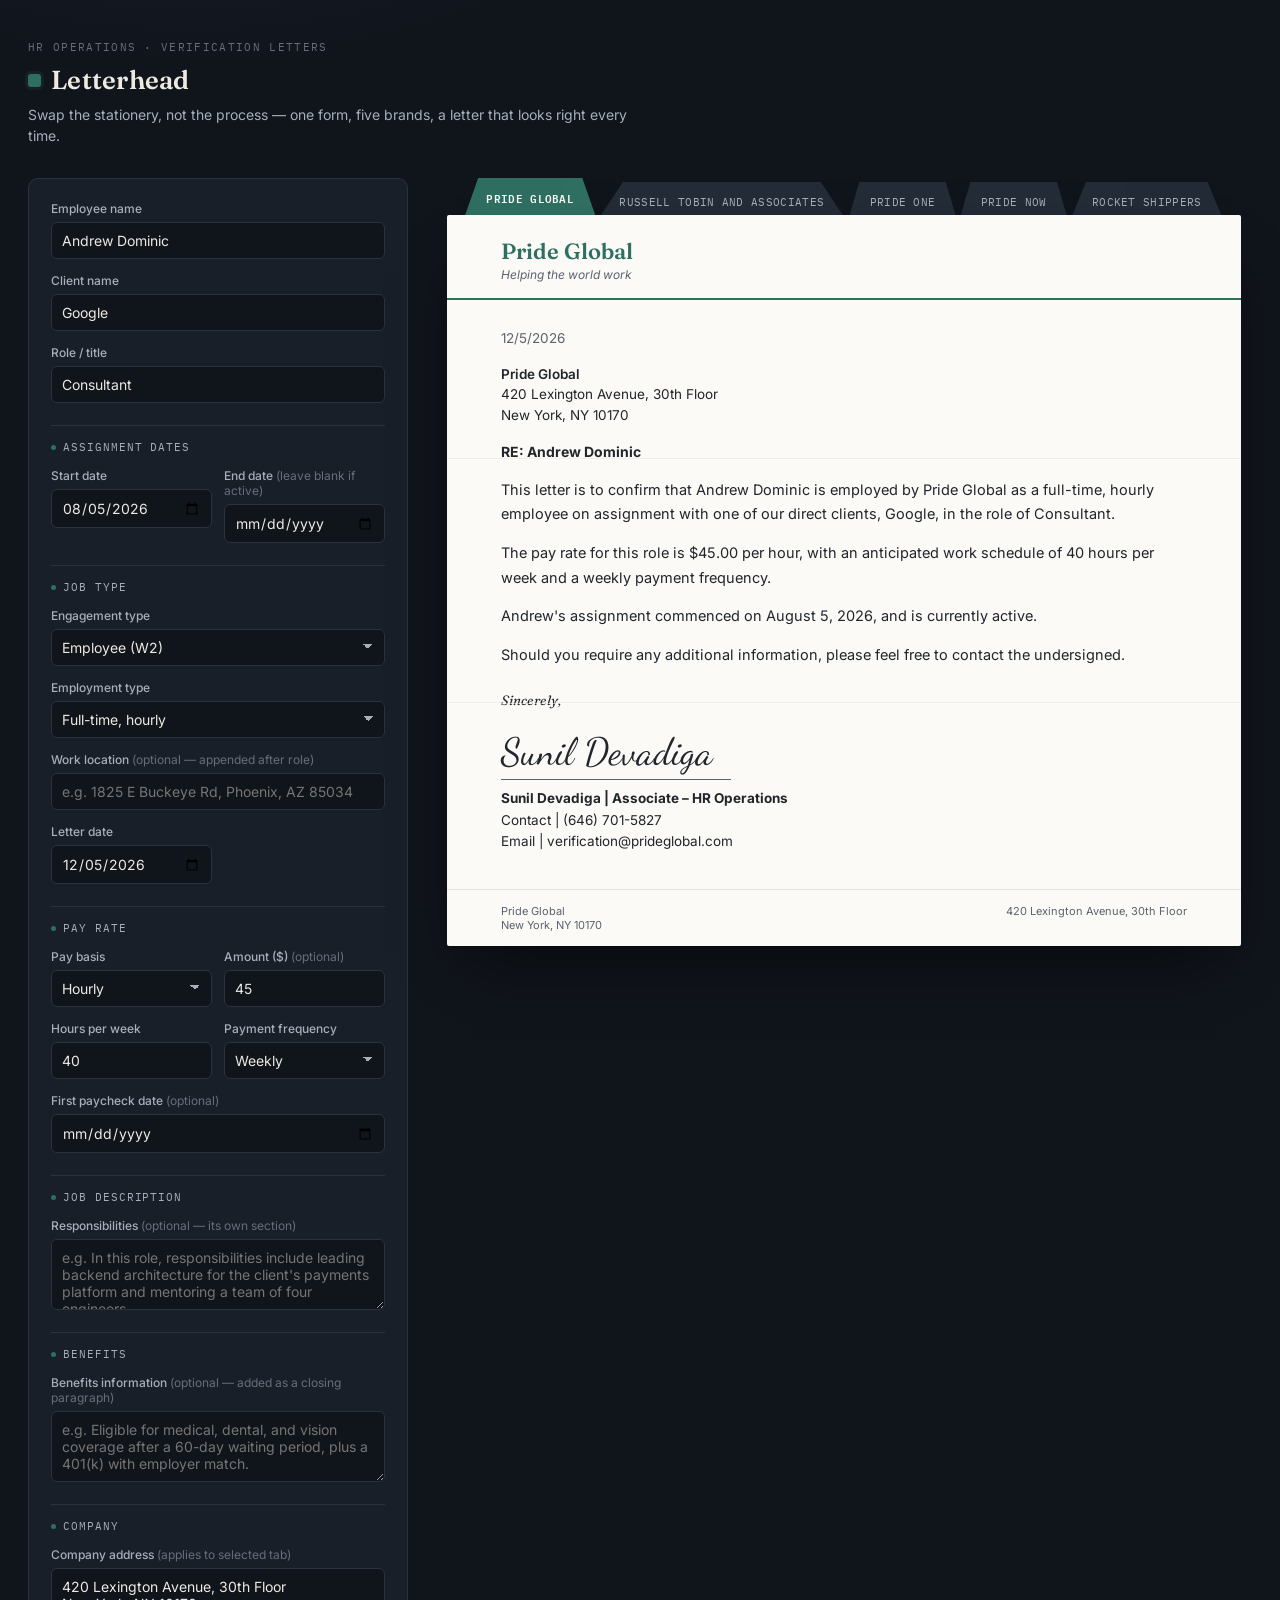
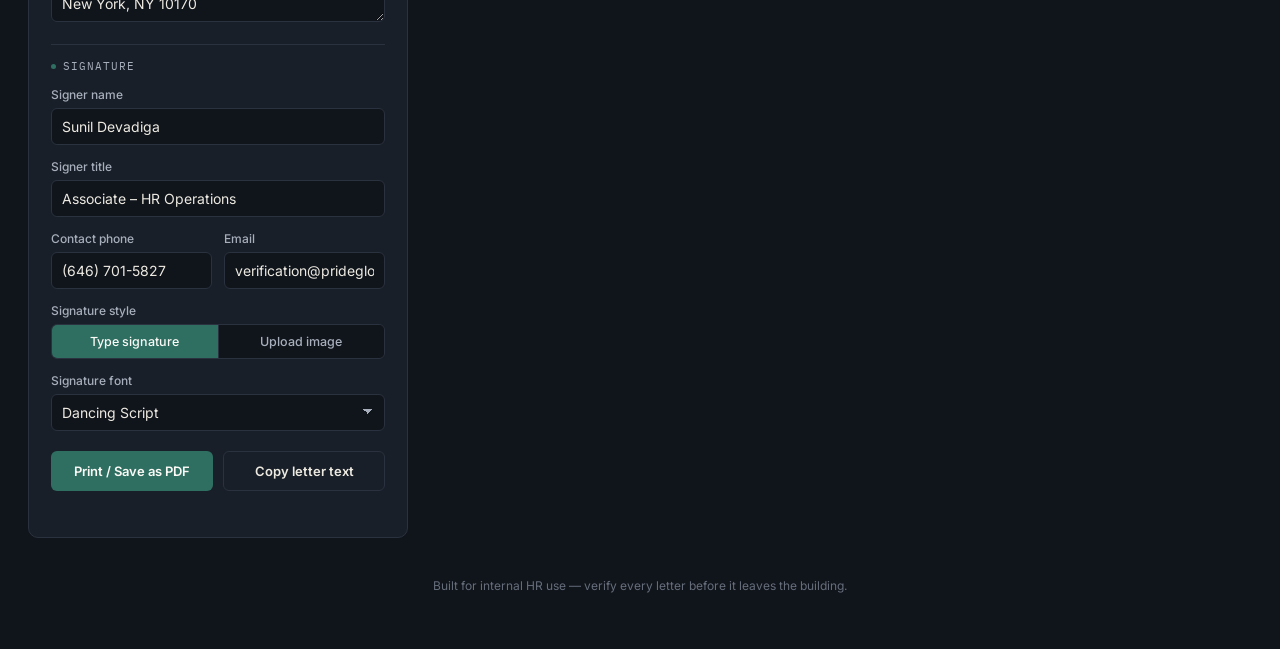
<file: index.html>
<!DOCTYPE html>
<html lang="en">
<head>
<meta charset="UTF-8">
<meta name="viewport" content="width=device-width, initial-scale=1.0">
<title>Letterhead — Employment Verification Letter Generator</title>
<link rel="preconnect" href="https://fonts.googleapis.com">
<link rel="preconnect" href="https://fonts.gstatic.com" crossorigin>
<link href="https://fonts.googleapis.com/css2?family=Fraunces:ital,opsz,wght@0,9..144,400;0,9..144,600;1,9..144,500&family=Inter:wght@400;500;600;700&family=IBM+Plex+Mono:wght@500&family=Dancing+Script:wght@500;700&family=Great+Vibes&family=Caveat:wght@500;700&family=Sacramento&family=Pacifico&display=swap" rel="stylesheet">
<link rel="stylesheet" href="style.css">
</head>
<body>

<div class="app">

  <header class="app-header">
    <span class="app-eyebrow">HR Operations · Verification Letters</span>
    <div class="brand">
      <span class="brand-mark" aria-hidden="true"></span>
      <span class="brand-name">Letterhead</span>
    </div>
    <p class="app-tagline">Swap the stationery, not the process — one form, five brands, a letter that looks right every time.</p>
  </header>

  <main class="workspace">

    <section class="panel" aria-label="Letter details">

      <form class="form" id="letter-form" autocomplete="off">

        <div class="field">
          <label for="employeeName">Employee name</label>
          <input type="text" id="employeeName" placeholder="e.g. Andrew Dominic" value="Andrew Dominic">
        </div>

        <div class="field">
          <label for="clientName">Client name</label>
          <input type="text" id="clientName" placeholder="e.g. Google" value="Google">
        </div>

        <div class="field">
          <label for="role">Role / title</label>
          <input type="text" id="role" placeholder="e.g. Consultant" value="Consultant">
        </div>

        <div class="form-section-label">Assignment dates</div>
        <div class="field-row">
          <div class="field">
            <label for="assignmentStart">Start date</label>
            <input type="date" id="assignmentStart" value="2026-08-05">
          </div>

          <div class="field">
            <label for="assignmentEnd">End date <span class="field-hint">(leave blank if active)</span></label>
            <input type="date" id="assignmentEnd">
          </div>
        </div>

        <div class="form-section-label">Job type</div>
        <div class="field">
          <label for="engagementType">Engagement type</label>
          <select id="engagementType">
            <option value="w2" selected>Employee (W2)</option>
            <option value="c2c">C2C (Corp-to-Corp)</option>
            <option value="ic">Independent Contractor</option>
          </select>
        </div>

        <div class="field" id="employmentTypeField">
          <label for="employmentType">Employment type</label>
          <select id="employmentType">
            <option value="full-time, hourly" selected>Full-time, hourly</option>
            <option value="full-time, salaried">Full-time, salaried</option>
            <option value="full-time, contractual">Full-time, contractual</option>
            <option value="part-time, hourly">Part-time, hourly</option>
            <option value="part-time, contractual">Part-time, contractual</option>
            <option value="per-diem">Per-diem</option>
            <option value="temporary">Temporary</option>
          </select>
        </div>

        <div class="field" id="workLocationField">
          <label for="workLocation">Work location <span class="field-hint">(optional — appended after role)</span></label>
          <input type="text" id="workLocation" placeholder="e.g. 1825 E Buckeye Rd, Phoenix, AZ 85034">
        </div>

        <div class="field" id="staffingPartnerField" hidden>
          <label for="staffingPartner">Staffing partner</label>
          <input type="text" id="staffingPartner" placeholder="e.g. Divine IT Services LLC">
        </div>

        <div class="field" id="contractingEntityField" hidden>
          <label for="contractingEntity">Contracting entity (LLC)</label>
          <input type="text" id="contractingEntity" placeholder="e.g. Kazzaz Advisory LLC">
        </div>

        <div class="field-row">
          <div class="field">
            <label for="letterDate">Letter date</label>
            <input type="date" id="letterDate">
          </div>
        </div>

        <div class="form-section-label">Pay rate</div>
        <div class="field-row">
          <div class="field">
            <label for="payRateType">Pay basis</label>
            <select id="payRateType">
              <option value="hourly" selected>Hourly</option>
              <option value="annual">Annual salary</option>
              <option value="daily">Daily rate</option>
            </select>
          </div>

          <div class="field">
            <label for="payRateAmount">Amount ($) <span class="field-hint">(optional)</span></label>
            <input type="number" id="payRateAmount" min="0" step="0.01" placeholder="e.g. 45.00" value="45">
          </div>
        </div>

        <div class="field-row" id="scheduleRow">
          <div class="field">
            <label for="weeklyHours">Hours per week</label>
            <input type="number" id="weeklyHours" min="0" max="80" value="40">
          </div>

          <div class="field">
            <label for="paymentFrequency">Payment frequency</label>
            <select id="paymentFrequency">
              <option value="weekly" selected>Weekly</option>
              <option value="biweekly">Biweekly</option>
            </select>
          </div>
        </div>

        <div class="field" id="firstPaycheckField">
          <label for="firstPaycheck">First paycheck date <span class="field-hint">(optional)</span></label>
          <input type="date" id="firstPaycheck">
        </div>

        <div class="form-section-label">Job description</div>
        <div class="field">
          <label for="jobDescription">Responsibilities <span class="field-hint">(optional — its own section)</span></label>
          <textarea id="jobDescription" rows="3" placeholder="e.g. In this role, responsibilities include leading backend architecture for the client's payments platform and mentoring a team of four engineers."></textarea>
        </div>

        <div class="form-section-label">Benefits</div>
        <div class="field">
          <label for="benefitsInfo">Benefits information <span class="field-hint">(optional — added as a closing paragraph)</span></label>
          <textarea id="benefitsInfo" rows="3" placeholder="e.g. Eligible for medical, dental, and vision coverage after a 60-day waiting period, plus a 401(k) with employer match."></textarea>
        </div>

        <div class="form-section-label">Company</div>
        <div class="field">
          <label for="companyAddress">Company address <span class="field-hint">(applies to selected tab)</span></label>
          <textarea id="companyAddress" rows="2">420 Lexington Avenue, 30th Floor
New York, NY 10170</textarea>
        </div>

        <div class="form-section-label">Signature</div>
        <div class="field">
          <label for="signerName">Signer name</label>
          <input type="text" id="signerName" value="Sunil Devadiga">
        </div>

        <div class="field">
          <label for="signerTitle">Signer title</label>
          <input type="text" id="signerTitle" value="Associate – HR Operations">
        </div>

        <div class="field-row">
          <div class="field">
            <label for="signerPhone">Contact phone</label>
            <input type="text" id="signerPhone" value="(646) 701-5827">
          </div>

          <div class="field">
            <label for="signerEmail">Email</label>
            <input type="text" id="signerEmail" value="verification@prideglobal.com">
          </div>
        </div>

        <div class="field">
          <label>Signature style</label>
          <div class="seg-control" role="radiogroup" aria-label="Signature style">
            <button type="button" class="seg-btn" data-sig-mode="type" aria-pressed="true">Type signature</button>
            <button type="button" class="seg-btn" data-sig-mode="upload" aria-pressed="false">Upload image</button>
          </div>
        </div>

        <div class="field" id="sigTypeField">
          <label for="sigFont">Signature font</label>
          <select id="sigFont">
            <option value="'Dancing Script', cursive" selected>Dancing Script</option>
            <option value="'Great Vibes', cursive">Great Vibes</option>
            <option value="'Caveat', cursive">Caveat</option>
            <option value="'Sacramento', cursive">Sacramento</option>
            <option value="'Pacifico', cursive">Pacifico</option>
          </select>
        </div>

        <div class="field" id="sigUploadField" hidden>
          <label for="sigUpload">Signature image <span class="field-hint">(PNG, JPG, SVG, GIF, WEBP)</span></label>
          <input type="file" id="sigUpload" accept="image/png,image/jpeg,image/svg+xml,image/gif,image/webp">
        </div>

      </form>

      <div class="actions">
        <button type="button" id="printBtn" class="btn btn-primary">Print / Save as PDF</button>
        <button type="button" id="copyBtn" class="btn btn-ghost">Copy letter text</button>
      </div>
      <p class="copy-status" id="copyStatus" role="status" aria-live="polite"></p>

    </section>

    <section class="preview-wrap" aria-label="Letter preview">

      <div class="tab-row" role="tablist" aria-label="Select company">
        <!-- Tabs injected by script.js from the COMPANIES config -->
      </div>

      <div class="sheet" id="sheet">
        <div class="sheet-crease sheet-crease-a" aria-hidden="true"></div>
        <div class="sheet-crease sheet-crease-b" aria-hidden="true"></div>

        <div class="sheet-masthead">
          <span class="sheet-masthead-name" id="previewMastheadName">Company</span>
          <span class="sheet-masthead-tagline" id="previewMastheadTagline"></span>
        </div>

        <div class="sheet-inner">
          <div class="sheet-date" id="previewDate"></div>

          <div class="sheet-return-block">
            <div id="previewReturnCompany">Company</div>
            <div class="sheet-address" id="previewReturnAddress"></div>
          </div>

          <div class="sheet-subject" id="previewSubject"></div>

          <div class="sheet-body-group" id="previewBody"></div>

          <p class="sheet-closing">Should you require any additional information, please feel free to contact the undersigned.</p>

          <div class="sheet-sign">
            <p class="sheet-sign-word">Sincerely,</p>
            <div class="sheet-signature" id="previewSignature"></div>
            <div class="sheet-sign-rule"></div>
            <p class="sheet-sign-name" id="previewSignerName">Name | Title</p>
            <p id="previewSignerContact">Contact | </p>
            <p id="previewSignerEmail">Email | </p>
          </div>
        </div>

        <div class="sheet-footer">
          <div class="sheet-footer-left">
            <div id="previewFooterCompany">Company</div>
            <div id="previewFooterCity"></div>
          </div>
          <div class="sheet-footer-right" id="previewFooterStreet"></div>
        </div>
      </div>
    </section>

  </main>

  <footer class="app-footer">
    <span>Built for internal HR use — verify every letter before it leaves the building.</span>
  </footer>

</div>

<script src="script.js"></script>
</body>
</html>
</file>
<file: style.css>
:root {
  --ink: #10141B;
  --panel: #191F28;
  --panel-border: #2A323F;
  --text-hi: #EDEAE2;
  --text-mid: #A7AFBC;
  --text-low: #666E7C;
  --paper: #FBFAF6;
  --paper-text: #21252C;
  --paper-text-soft: #5B6270;

  /* default accent, overridden per-company via JS custom property */
  --accent: #2F6F62;
  --accent-soft: #2F6F6226;

  --radius: 10px;
  --serif: "Fraunces", Georgia, serif;
  --sans: "Inter", -apple-system, BlinkMacSystemFont, "Segoe UI", sans-serif;
  --mono: "IBM Plex Mono", ui-monospace, monospace;
}

* { box-sizing: border-box; }

html, body {
  margin: 0;
  padding: 0;
  background:
    radial-gradient(ellipse 900px 500px at 15% -10%, #1B2330 0%, transparent 60%),
    var(--ink);
  color: var(--text-hi);
  font-family: var(--sans);
}

body { min-height: 100vh; }

button, input, select, textarea { font-family: inherit; }

:focus-visible {
  outline: 2px solid var(--accent);
  outline-offset: 2px;
  border-radius: 4px;
}

.app {
  max-width: 1280px;
  margin: 0 auto;
  padding: 40px 28px 56px;
}

/* ---------- Header ---------- */

.app-header { margin-bottom: 32px; }

.app-eyebrow {
  display: block;
  font-family: var(--mono);
  font-size: 11px;
  letter-spacing: 0.12em;
  text-transform: uppercase;
  color: var(--text-low);
  margin-bottom: 10px;
}

.brand {
  display: flex;
  align-items: center;
  gap: 10px;
  margin-bottom: 8px;
}

.brand-mark {
  width: 13px;
  height: 13px;
  border-radius: 3px;
  background: var(--accent);
  flex-shrink: 0;
  box-shadow: 0 0 0 3px var(--accent-soft);
  transition: background 0.4s ease, box-shadow 0.4s ease;
}

.brand-name {
  font-family: var(--serif);
  font-size: 26px;
  font-weight: 600;
  letter-spacing: 0.01em;
}

.app-tagline {
  margin: 0;
  color: var(--text-mid);
  font-size: 14px;
  max-width: 620px;
  line-height: 1.5;
}

/* ---------- Layout ---------- */

.workspace {
  display: grid;
  grid-template-columns: 380px 1fr;
  gap: 28px;
  align-items: start;
}

@media (max-width: 880px) {
  .workspace { grid-template-columns: 1fr; }
}

/* ---------- Panel / form ---------- */

.panel {
  background: var(--panel);
  border: 1px solid var(--panel-border);
  border-radius: var(--radius);
  padding: 22px;
}

.form {
  display: flex;
  flex-direction: column;
  gap: 14px;
}

.field-row {
  display: grid;
  grid-template-columns: 1fr 1fr;
  gap: 12px;
}

.field-row[hidden] { display: none; }

.form-section-label {
  display: flex;
  align-items: center;
  gap: 7px;
  font-family: var(--mono);
  font-size: 10.5px;
  letter-spacing: 0.09em;
  text-transform: uppercase;
  color: var(--text-mid);
  margin-top: 8px;
  padding-top: 14px;
  border-top: 1px solid var(--panel-border);
}

.form-section-label::before {
  content: "";
  width: 5px;
  height: 5px;
  border-radius: 50%;
  background: var(--accent);
  transition: background 0.4s ease;
  flex-shrink: 0;
}

.field {
  display: flex;
  flex-direction: column;
  gap: 6px;
}

.field[hidden] { display: none; }

.field label {
  font-size: 12px;
  color: var(--text-mid);
  font-weight: 500;
}

.field-hint { color: var(--text-low); font-weight: 400; }

.field input,
.field select,
.field textarea {
  background: var(--ink);
  border: 1px solid var(--panel-border);
  border-radius: 6px;
  color: var(--text-hi);
  padding: 9px 10px;
  font-size: 14px;
  resize: vertical;
  transition: border-color 0.2s ease, box-shadow 0.2s ease;
  width: 100%;
}

.field input:focus,
.field select:focus,
.field textarea:focus {
  border-color: var(--accent);
  box-shadow: 0 0 0 3px var(--accent-soft);
  outline: none;
}

.field select {
  appearance: none;
  background-image: linear-gradient(45deg, transparent 50%, var(--text-mid) 50%), linear-gradient(135deg, var(--text-mid) 50%, transparent 50%);
  background-position: calc(100% - 16px) 14px, calc(100% - 11px) 14px;
  background-size: 5px 5px, 5px 5px;
  background-repeat: no-repeat;
}

.field input[type="file"] {
  padding: 7px;
  font-size: 12.5px;
  color: var(--text-mid);
}

/* Segmented control for signature style */

.seg-control {
  display: flex;
  border: 1px solid var(--panel-border);
  border-radius: 6px;
  overflow: hidden;
}

.seg-btn {
  flex: 1;
  background: var(--ink);
  color: var(--text-mid);
  border: none;
  padding: 9px 8px;
  font-size: 12.5px;
  font-weight: 500;
  cursor: pointer;
  transition: background 0.2s ease, color 0.2s ease;
}

.seg-btn + .seg-btn { border-left: 1px solid var(--panel-border); }

.seg-btn[aria-pressed="true"] {
  background: var(--accent);
  color: var(--paper);
}

/* ---------- Actions ---------- */

.actions {
  display: flex;
  gap: 10px;
  margin-top: 20px;
}

.btn {
  border-radius: 6px;
  padding: 11px 14px;
  font-size: 13px;
  font-weight: 600;
  cursor: pointer;
  border: 1px solid transparent;
  transition: transform 0.12s ease, opacity 0.2s ease, background 0.2s ease, border-color 0.2s ease;
  flex: 1;
}

.btn:active { transform: scale(0.97); }

.btn-primary { background: var(--accent); color: var(--paper); }
.btn-primary:hover { opacity: 0.9; }

.btn-ghost {
  background: transparent;
  border-color: var(--panel-border);
  color: var(--text-hi);
}
.btn-ghost:hover { border-color: var(--text-low); }

.copy-status {
  min-height: 16px;
  margin: 8px 0 0;
  font-size: 12px;
  color: var(--accent);
}

/* ---------- Company tabs (folder tabs riding above the paper) ---------- */

.preview-wrap {
  display: flex;
  flex-direction: column;
  align-items: center;
}

.tab-row {
  display: flex;
  width: 210mm;
  max-width: 100%;
  gap: 3px;
  padding: 0 18px;
}

.tab {
  border: none;
  background: #232B37;
  color: var(--text-mid);
  font-family: var(--mono);
  font-size: 10.5px;
  letter-spacing: 0.03em;
  text-transform: uppercase;
  padding: 10px 14px 8px;
  cursor: pointer;
  clip-path: polygon(10% 0, 90% 0, 100% 100%, 0 100%);
  transition: background 0.2s ease, color 0.2s ease, transform 0.2s ease;
  flex: 1 1 auto;
  min-width: 0;
  white-space: nowrap;
  overflow: hidden;
  text-overflow: ellipsis;
  text-align: center;
  transform: translateY(4px);
}

.tab:hover { color: var(--text-hi); transform: translateY(1px); }

.tab[aria-selected="true"] {
  background: var(--accent);
  color: var(--paper);
  transform: translateY(0);
  font-weight: 600;
}

/* ---------- The letter sheet ---------- */

.sheet {
  position: relative;
  width: 210mm;
  max-width: 100%;
  background: var(--paper);
  color: var(--paper-text);
  border-radius: 2px;
  box-shadow: 0 30px 60px -25px rgba(0, 0, 0, 0.65), 0 2px 0 rgba(0, 0, 0, 0.15);
  overflow: hidden;
}

.sheet-crease {
  position: absolute;
  left: 0;
  right: 0;
  height: 1px;
  background: rgba(0, 0, 0, 0.05);
  box-shadow: 0 1px 0 rgba(255, 255, 255, 0.5);
  pointer-events: none;
  z-index: 1;
}
.sheet-crease-a { top: 33.3%; }
.sheet-crease-b { top: 66.6%; }

.sheet-masthead {
  padding: 22px 54px 16px;
  border-bottom: 2px solid var(--accent);
  transition: border-color 0.4s ease;
  display: flex;
  flex-direction: column;
  gap: 2px;
}

.sheet-masthead-name {
  font-family: var(--serif);
  font-size: 22px;
  font-weight: 600;
  color: var(--accent);
  transition: color 0.3s ease;
}

.sheet-masthead-tagline {
  font-size: 12px;
  color: var(--paper-text-soft);
  font-style: italic;
}

.sheet-inner {
  padding: 30px 54px 8px;
  min-height: 500px;
  position: relative;
}

.sheet-date {
  font-size: 13.5px;
  color: var(--paper-text-soft);
  margin-bottom: 18px;
}

.sheet-return-block {
  font-size: 13.5px;
  line-height: 1.5;
  margin-bottom: 18px;
}

.sheet-return-block > div:first-child { font-weight: 600; }

.sheet-address { white-space: pre-line; color: var(--paper-text); }

.sheet-subject {
  font-weight: 700;
  font-size: 14px;
  margin-bottom: 18px;
}

.sheet-body-group p {
  font-size: 14.5px;
  line-height: 1.7;
  margin: 0 0 14px;
}

.sheet-section-title {
  font-family: var(--mono);
  font-size: 11px;
  letter-spacing: 0.08em;
  text-transform: uppercase;
  color: var(--paper-text-soft);
  font-weight: 500;
  margin: 20px 0 8px !important;
}

.sheet-closing {
  font-size: 14.5px;
  line-height: 1.7;
  margin: 0 0 22px;
  color: var(--paper-text);
}

.sheet-sign { margin-bottom: 28px; }

.sheet-sign-word {
  font-family: var(--serif);
  font-style: italic;
  font-size: 16px;
  margin: 0 0 6px;
}

.sheet-signature {
  min-height: 64px;
  display: flex;
  align-items: flex-end;
  padding-bottom: 4px;
}

.sheet-signature img {
  max-height: 64px;
  max-width: 240px;
  object-fit: contain;
  display: block;
}

.sheet-signature .typed-sig {
  font-size: 38px;
  line-height: 1;
  color: var(--paper-text);
  white-space: nowrap;
}

.sheet-sign-rule {
  width: 230px;
  border-top: 1px solid var(--paper-text-soft);
  margin: 4px 0 8px;
}

.sheet-sign p { margin: 0; font-size: 13.5px; line-height: 1.6; }

.sheet-sign-name { font-weight: 700 !important; }

/* ---------- Sheet footer ---------- */

.sheet-footer {
  border-top: 1px solid #E4E1D8;
  padding: 14px 54px;
  display: flex;
  justify-content: space-between;
  align-items: flex-start;
  font-size: 11px;
  color: var(--paper-text-soft);
  gap: 12px;
}

.sheet-footer-right { text-align: right; }

/* ---------- Footer ---------- */

.app-footer {
  margin-top: 40px;
  color: var(--text-low);
  font-size: 12px;
  text-align: center;
}

/* ---------- Print ---------- */

@media print {
  @page {
    size: A4;
    margin: 0;
  }

  html, body {
    background: #fff;
  }

  body * { visibility: hidden; }
  .sheet, .sheet * { visibility: visible; }

  .sheet {
    position: static;
    width: auto;
    max-width: none;
    box-shadow: none;
    border-radius: 0;
    overflow: visible;
    -webkit-print-color-adjust: exact;
    print-color-adjust: exact;
  }

  .sheet-crease { display: none; }

  /* Header and footer are fixed to the page box, so they repeat on every
     printed page when the letter body runs past one page. */
  .sheet-masthead {
    position: fixed;
    top: 0;
    left: 0;
    right: 0;
    padding: 14mm 20mm 8mm;
    background: var(--paper);
    -webkit-print-color-adjust: exact;
    print-color-adjust: exact;
  }

  .sheet-footer {
    position: fixed;
    bottom: 0;
    left: 0;
    right: 0;
    padding: 6mm 20mm;
    background: var(--paper);
    -webkit-print-color-adjust: exact;
    print-color-adjust: exact;
  }

  /* Reserve space at the top/bottom of every page for the fixed header
     and footer so body text never runs under them. */
  .sheet-inner {
    padding: 34mm 20mm 24mm;
    min-height: 0;
  }
}

/* ---------- Mobile ---------- */

@media (max-width: 560px) {
  .sheet-inner { padding: 24px 24px 8px; }
  .sheet-masthead { padding: 18px 24px 14px; }
  .sheet-footer { padding: 12px 24px; flex-direction: column; gap: 4px; }
  .sheet-footer-right { text-align: left; }
  .tab-row { padding: 0 8px; overflow-x: auto; }
  .tab { padding: 9px 10px 7px; font-size: 9.5px; }
}

/* ---------- Reduced motion ---------- */

@media (prefers-reduced-motion: reduce) {
  * { transition: none !important; }
}
</file>
